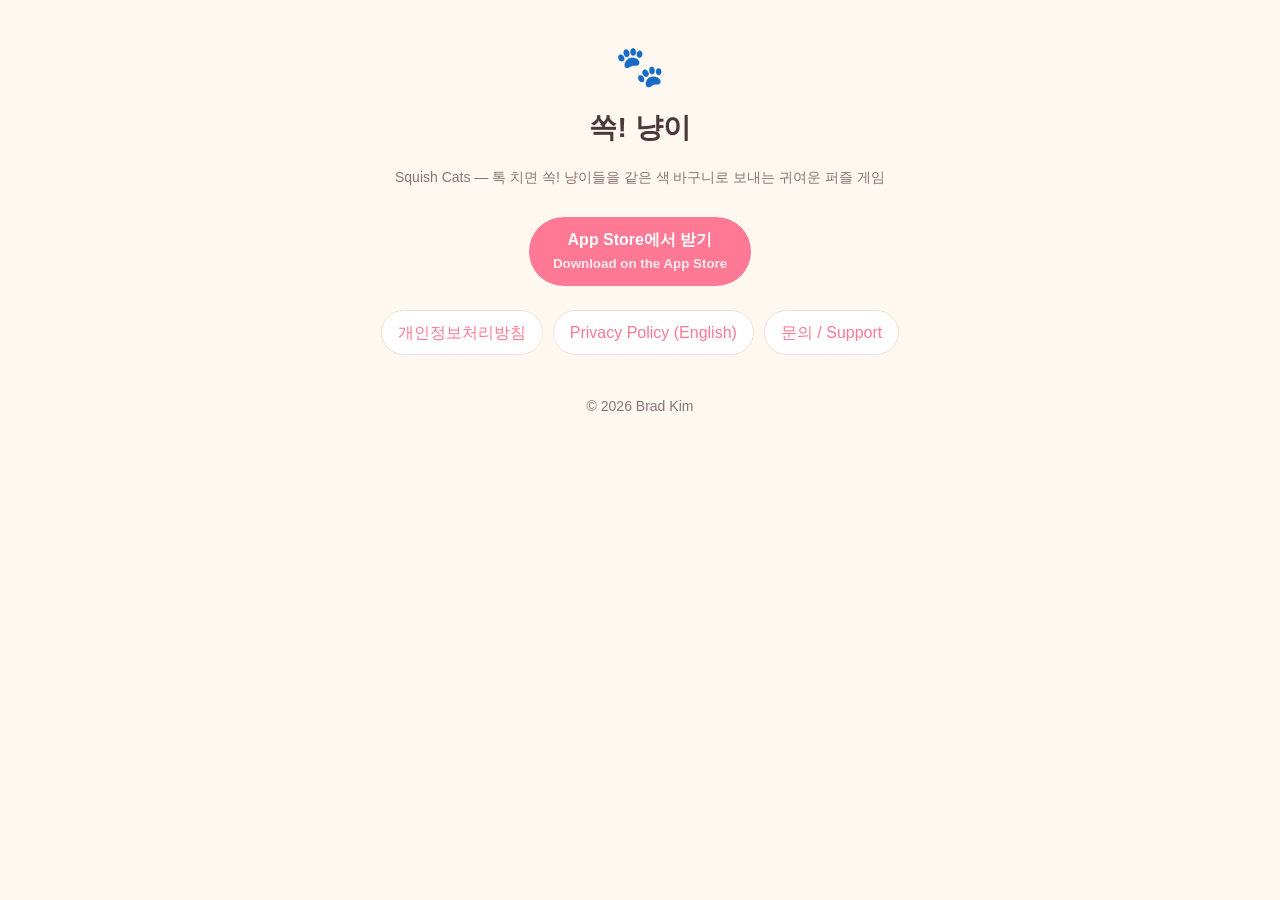
<file: index.html>
<!doctype html>
<html lang="ko">
<head>
<meta charset="utf-8">
<meta name="viewport" content="width=device-width, initial-scale=1">
<title>쏙! 냥이 (Squish Cats)</title>
<link rel="stylesheet" href="style.css">
</head>
<body>
<main>
  <header>
    <div class="paw">🐾</div>
    <h1>쏙! 냥이</h1>
    <p class="muted">Squish Cats — 톡 치면 쏙! 냥이들을 같은 색 바구니로 보내는 귀여운 퍼즐 게임</p>
  </header>
  <p class="cta"><a class="store" href="https://apps.apple.com/app/id6826563332">App Store에서 받기<br><small>Download on the App Store</small></a></p>
  <nav>
    <a href="privacy.html">개인정보처리방침</a>
    <a href="privacy.html#en">Privacy Policy (English)</a>
    <a href="https://github.com/brad-k-dev/Squish-cats/issues">문의 / Support</a>
  </nav>
  <footer class="muted">© 2026 Brad Kim</footer>
</main>
</body>
</html>
</file>
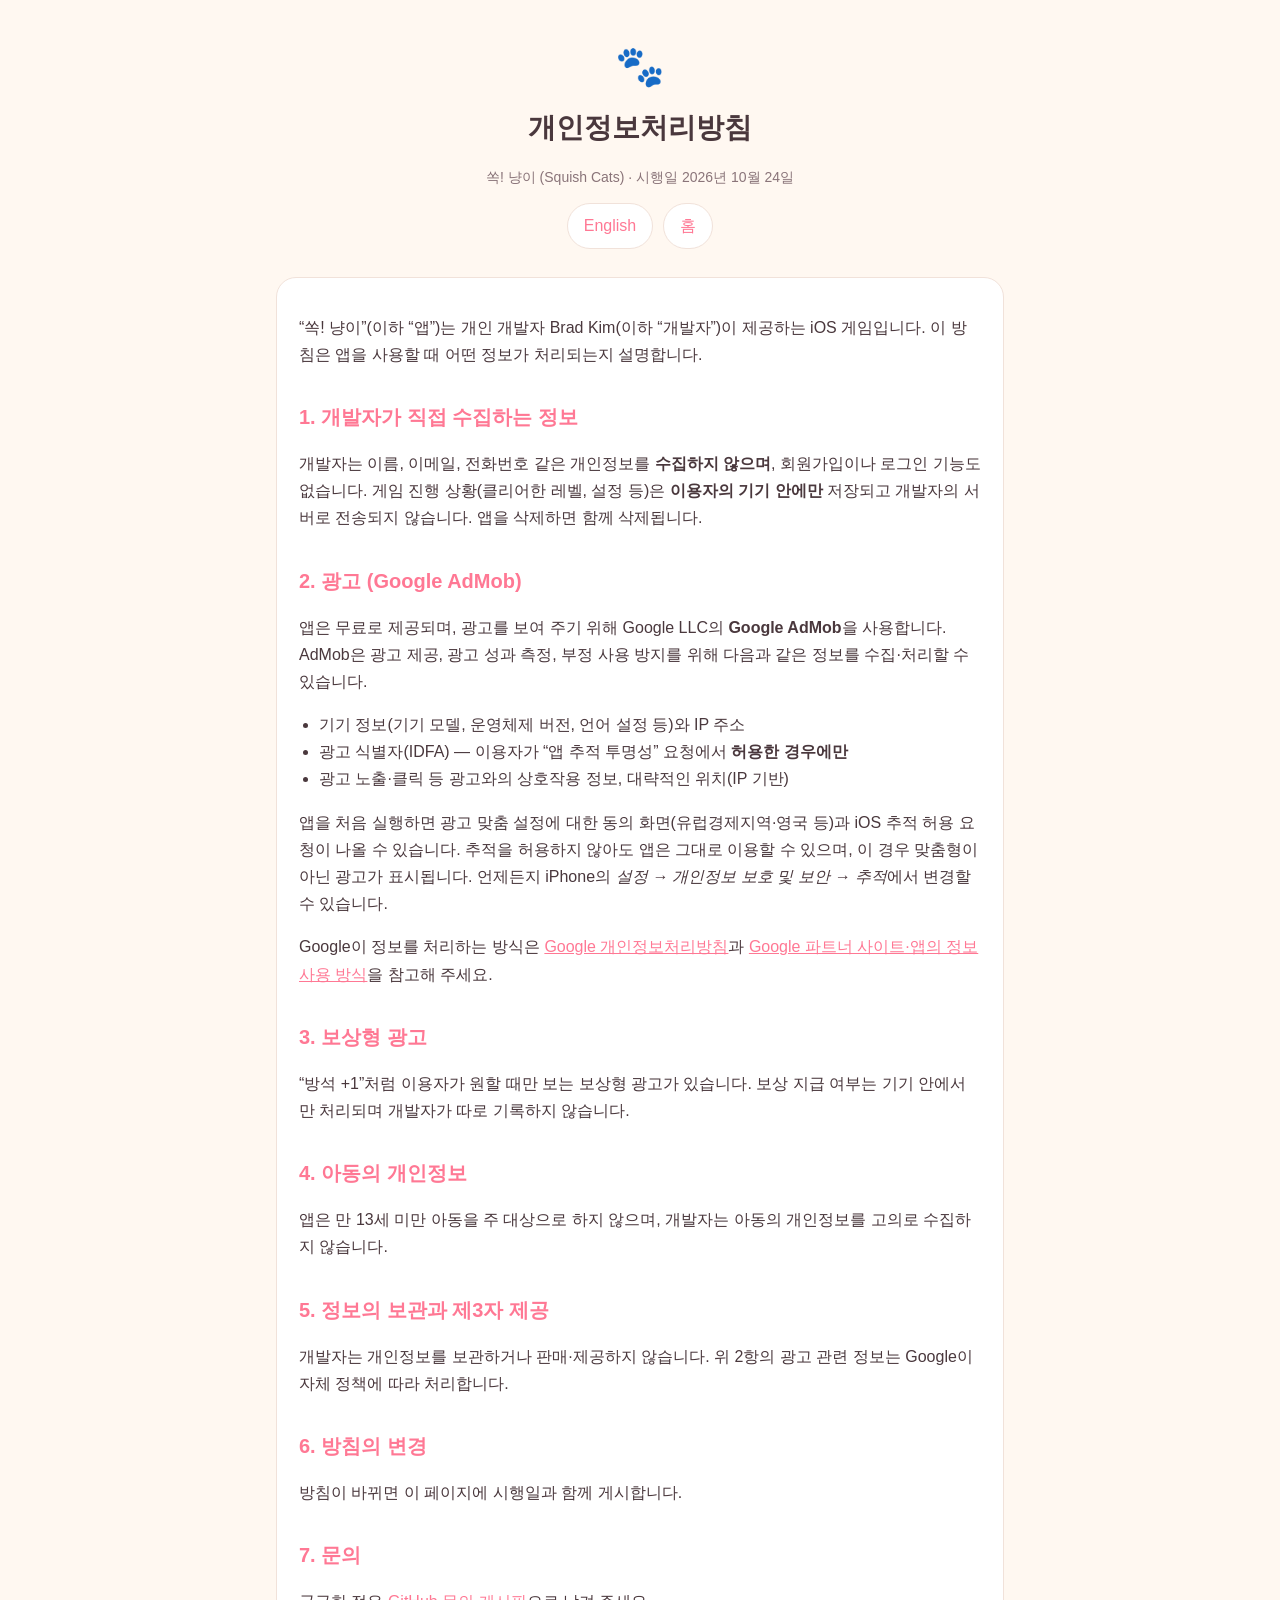
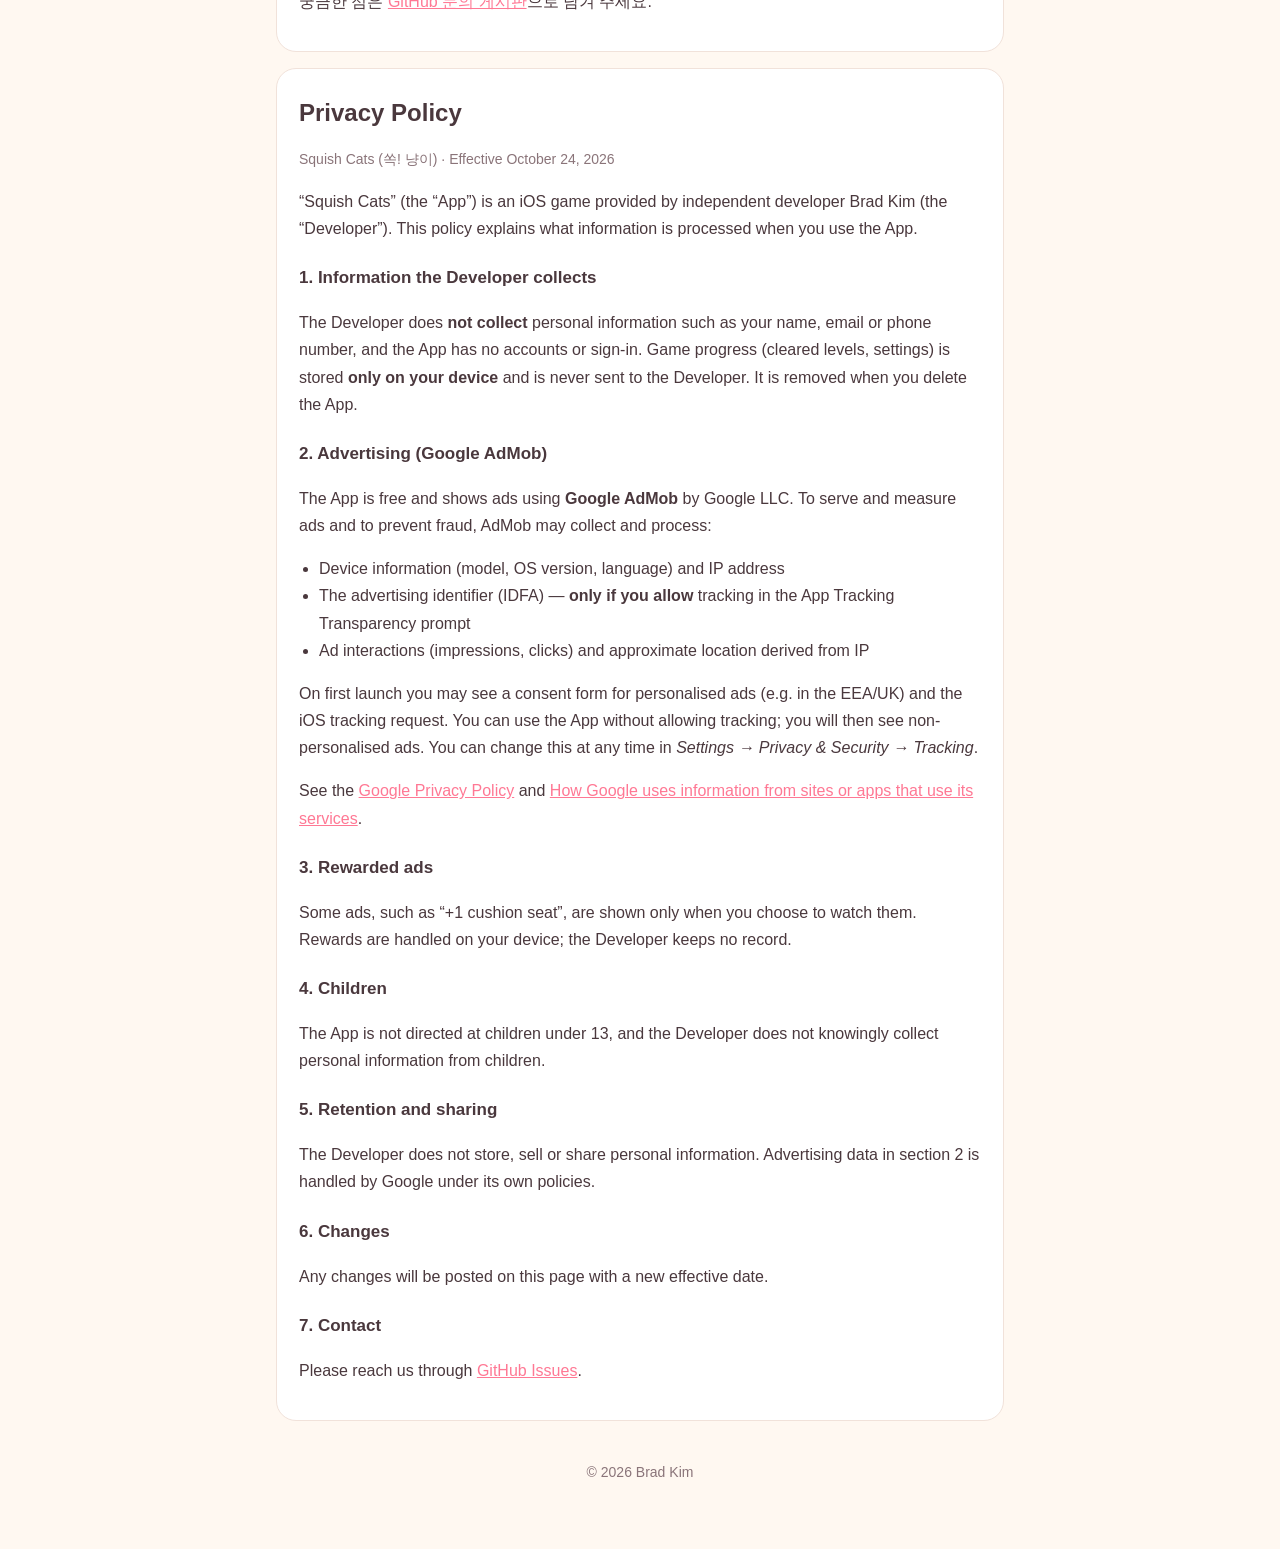
<file: privacy.html>
<!doctype html>
<html lang="ko">
<head>
<meta charset="utf-8">
<meta name="viewport" content="width=device-width, initial-scale=1">
<title>개인정보처리방침 · 쏙! 냥이</title>
<link rel="stylesheet" href="style.css">
</head>
<body>
<main>
  <header>
    <div class="paw">🐾</div>
    <h1>개인정보처리방침</h1>
    <p class="muted">쏙! 냥이 (Squish Cats) · 시행일 2026년 10월 24일</p>
    <nav><a href="#en">English</a><a href="index.html">홈</a></nav>
  </header>

  <div class="card">
    <p>“쏙! 냥이”(이하 “앱”)는 개인 개발자 Brad Kim(이하 “개발자”)이 제공하는 iOS 게임입니다. 이 방침은 앱을 사용할 때 어떤 정보가 처리되는지 설명합니다.</p>

    <h2>1. 개발자가 직접 수집하는 정보</h2>
    <p>개발자는 이름, 이메일, 전화번호 같은 개인정보를 <strong>수집하지 않으며</strong>, 회원가입이나 로그인 기능도 없습니다. 게임 진행 상황(클리어한 레벨, 설정 등)은 <strong>이용자의 기기 안에만</strong> 저장되고 개발자의 서버로 전송되지 않습니다. 앱을 삭제하면 함께 삭제됩니다.</p>

    <h2>2. 광고 (Google AdMob)</h2>
    <p>앱은 무료로 제공되며, 광고를 보여 주기 위해 Google LLC의 <strong>Google AdMob</strong>을 사용합니다. AdMob은 광고 제공, 광고 성과 측정, 부정 사용 방지를 위해 다음과 같은 정보를 수집·처리할 수 있습니다.</p>
    <ul>
      <li>기기 정보(기기 모델, 운영체제 버전, 언어 설정 등)와 IP 주소</li>
      <li>광고 식별자(IDFA) — 이용자가 “앱 추적 투명성” 요청에서 <strong>허용한 경우에만</strong></li>
      <li>광고 노출·클릭 등 광고와의 상호작용 정보, 대략적인 위치(IP 기반)</li>
    </ul>
    <p>앱을 처음 실행하면 광고 맞춤 설정에 대한 동의 화면(유럽경제지역·영국 등)과 iOS 추적 허용 요청이 나올 수 있습니다. 추적을 허용하지 않아도 앱은 그대로 이용할 수 있으며, 이 경우 맞춤형이 아닌 광고가 표시됩니다. 언제든지 iPhone의 <em>설정 → 개인정보 보호 및 보안 → 추적</em>에서 변경할 수 있습니다.</p>
    <p>Google이 정보를 처리하는 방식은 <a href="https://policies.google.com/privacy">Google 개인정보처리방침</a>과 <a href="https://policies.google.com/technologies/partner-sites">Google 파트너 사이트·앱의 정보 사용 방식</a>을 참고해 주세요.</p>

    <h2>3. 보상형 광고</h2>
    <p>“방석 +1”처럼 이용자가 원할 때만 보는 보상형 광고가 있습니다. 보상 지급 여부는 기기 안에서만 처리되며 개발자가 따로 기록하지 않습니다.</p>

    <h2>4. 아동의 개인정보</h2>
    <p>앱은 만 13세 미만 아동을 주 대상으로 하지 않으며, 개발자는 아동의 개인정보를 고의로 수집하지 않습니다.</p>

    <h2>5. 정보의 보관과 제3자 제공</h2>
    <p>개발자는 개인정보를 보관하거나 판매·제공하지 않습니다. 위 2항의 광고 관련 정보는 Google이 자체 정책에 따라 처리합니다.</p>

    <h2>6. 방침의 변경</h2>
    <p>방침이 바뀌면 이 페이지에 시행일과 함께 게시합니다.</p>

    <h2>7. 문의</h2>
    <p>궁금한 점은 <a href="https://github.com/brad-k-dev/Squish-cats/issues">GitHub 문의 게시판</a>으로 남겨 주세요.</p>
  </div>

  <div class="card" id="en" lang="en">
    <h1 style="font-size:24px">Privacy Policy</h1>
    <p class="muted">Squish Cats (쏙! 냥이) · Effective October 24, 2026</p>
    <p>“Squish Cats” (the “App”) is an iOS game provided by independent developer Brad Kim (the “Developer”). This policy explains what information is processed when you use the App.</p>

    <h3>1. Information the Developer collects</h3>
    <p>The Developer does <strong>not collect</strong> personal information such as your name, email or phone number, and the App has no accounts or sign-in. Game progress (cleared levels, settings) is stored <strong>only on your device</strong> and is never sent to the Developer. It is removed when you delete the App.</p>

    <h3>2. Advertising (Google AdMob)</h3>
    <p>The App is free and shows ads using <strong>Google AdMob</strong> by Google LLC. To serve and measure ads and to prevent fraud, AdMob may collect and process:</p>
    <ul>
      <li>Device information (model, OS version, language) and IP address</li>
      <li>The advertising identifier (IDFA) — <strong>only if you allow</strong> tracking in the App Tracking Transparency prompt</li>
      <li>Ad interactions (impressions, clicks) and approximate location derived from IP</li>
    </ul>
    <p>On first launch you may see a consent form for personalised ads (e.g. in the EEA/UK) and the iOS tracking request. You can use the App without allowing tracking; you will then see non-personalised ads. You can change this at any time in <em>Settings → Privacy &amp; Security → Tracking</em>.</p>
    <p>See the <a href="https://policies.google.com/privacy">Google Privacy Policy</a> and <a href="https://policies.google.com/technologies/partner-sites">How Google uses information from sites or apps that use its services</a>.</p>

    <h3>3. Rewarded ads</h3>
    <p>Some ads, such as “+1 cushion seat”, are shown only when you choose to watch them. Rewards are handled on your device; the Developer keeps no record.</p>

    <h3>4. Children</h3>
    <p>The App is not directed at children under 13, and the Developer does not knowingly collect personal information from children.</p>

    <h3>5. Retention and sharing</h3>
    <p>The Developer does not store, sell or share personal information. Advertising data in section 2 is handled by Google under its own policies.</p>

    <h3>6. Changes</h3>
    <p>Any changes will be posted on this page with a new effective date.</p>

    <h3>7. Contact</h3>
    <p>Please reach us through <a href="https://github.com/brad-k-dev/Squish-cats/issues">GitHub Issues</a>.</p>
  </div>
  <footer class="muted">© 2026 Brad Kim</footer>
</main>
</body>
</html>
</file>
<file: style.css>
:root { --bg: #fff8f1; --card: #ffffff; --ink: #4a383d; --soft: #8a7479; --pink: #ff7894; --line: #f1e2da; }
@media (prefers-color-scheme: dark) { :root { --bg: #221b1d; --card: #2d2427; --ink: #f4e9ec; --soft: #bfaab0; --pink: #ff8fa6; --line: #3d3135; } }
* { box-sizing: border-box; }
body { margin: 0; background: var(--bg); color: var(--ink); font: 16px/1.7 -apple-system, BlinkMacSystemFont, "Apple SD Gothic Neo", "Noto Sans KR", sans-serif; }
main { max-width: 760px; margin: 0 auto; padding: 32px 16px 64px; }
header { text-align: center; margin-bottom: 28px; }
header .paw { font-size: 40px; }
h1 { font-size: 28px; margin: 4px 0; }
h2 { font-size: 20px; margin: 32px 0 8px; color: var(--pink); }
h3 { font-size: 17px; margin: 22px 0 6px; }
.card { background: var(--card); border: 1px solid var(--line); border-radius: 20px; padding: 20px 22px; margin: 16px 0; }
.muted { color: var(--soft); font-size: 14px; }
a { color: var(--pink); }
nav { display: flex; gap: 10px; justify-content: center; flex-wrap: wrap; }
nav a { text-decoration: none; padding: 8px 16px; border-radius: 999px; border: 1px solid var(--line); background: var(--card); }
.cta { text-align: center; margin: 0 0 24px; }
.store { display: inline-block; padding: 12px 24px; border-radius: 999px; background: var(--pink); color: #fff; font-weight: 700; text-decoration: none; line-height: 1.4; }
.store small { font-weight: 600; opacity: 0.85; }
ul { padding-left: 20px; }
footer { text-align: center; margin-top: 40px; }
</file>
